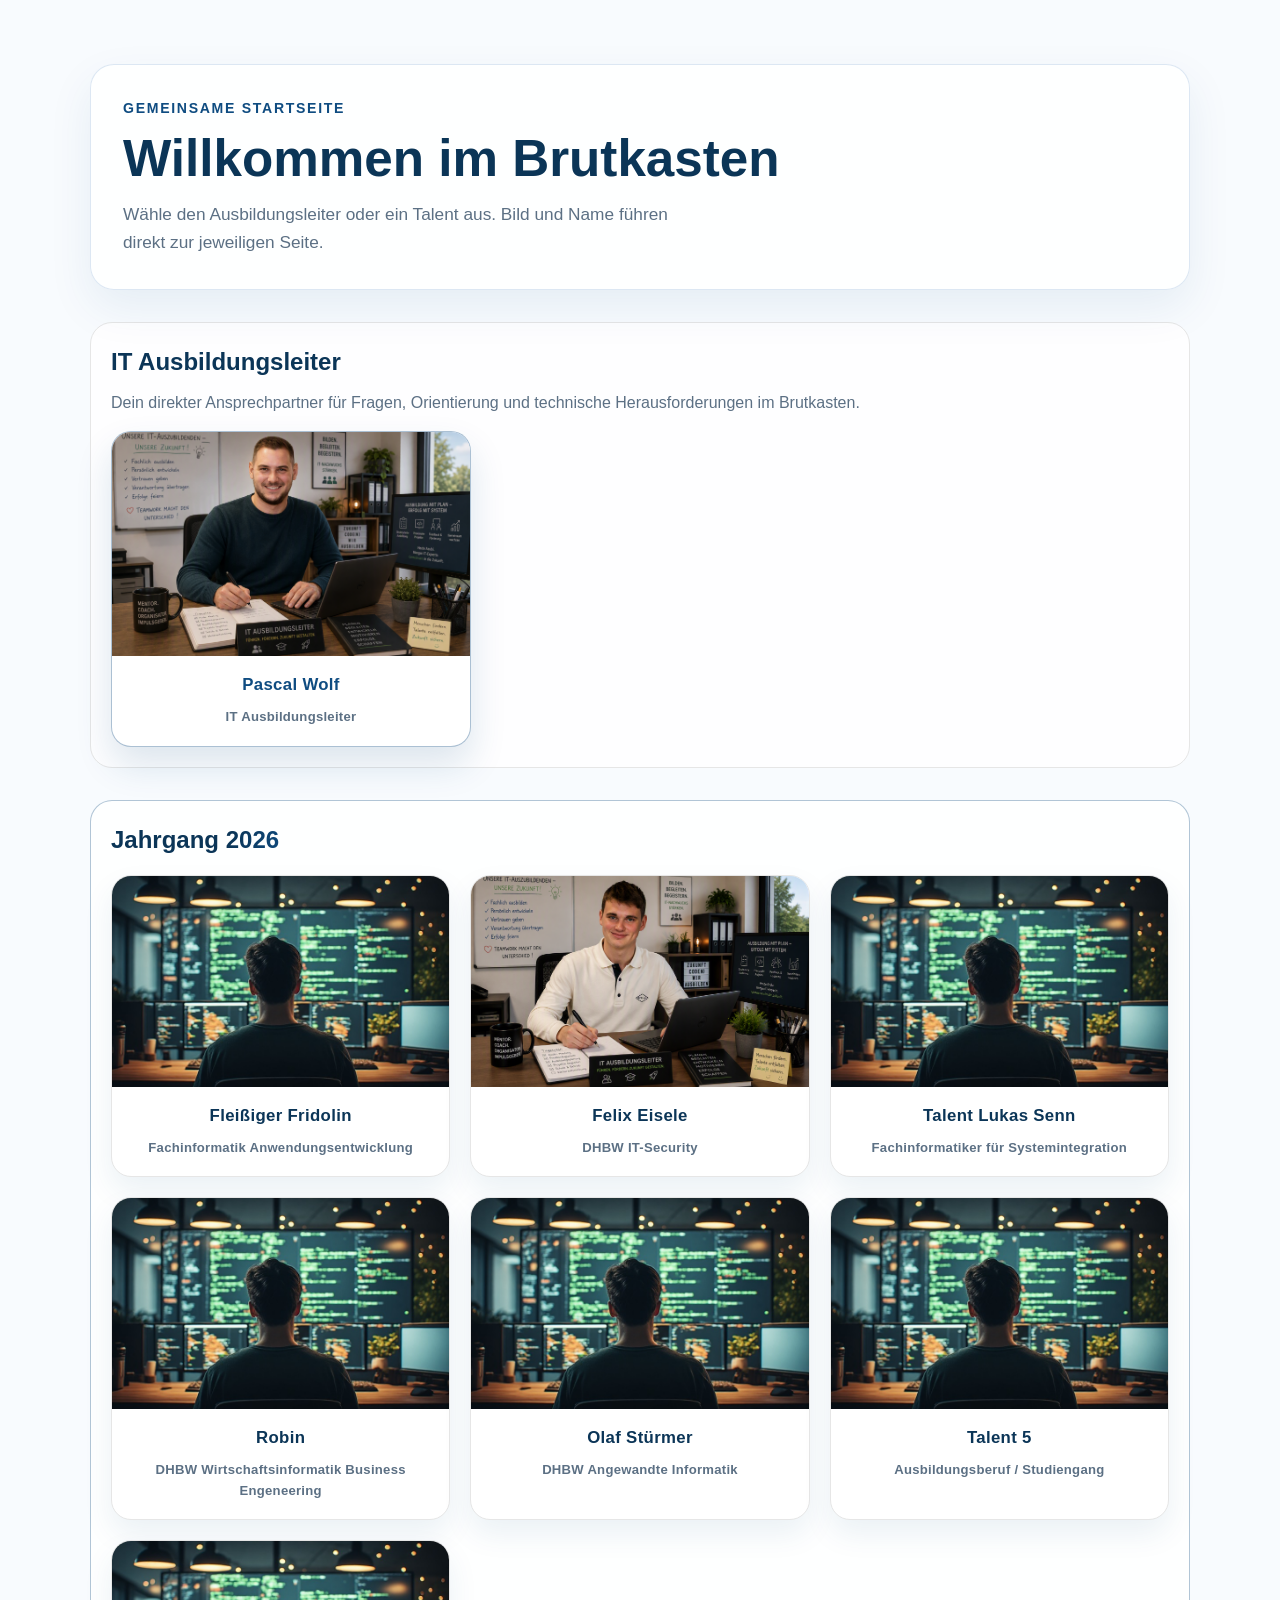
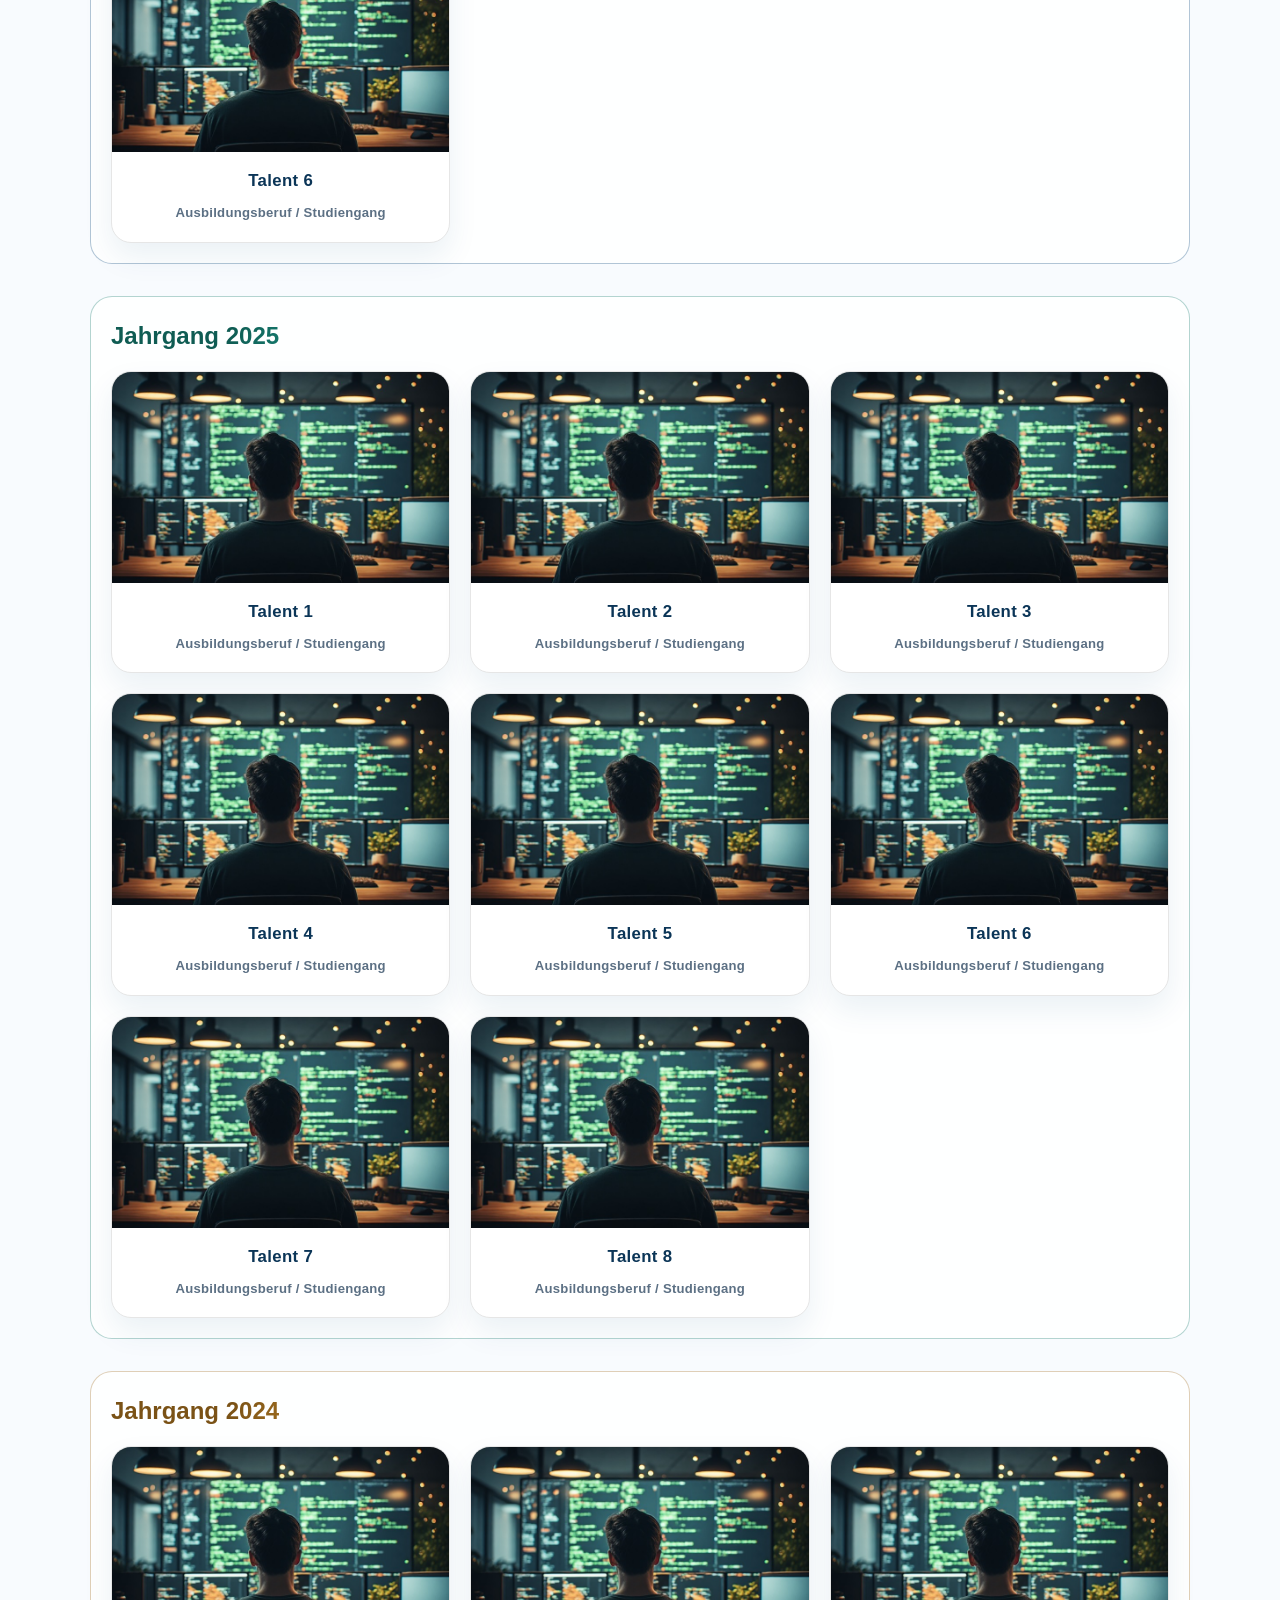
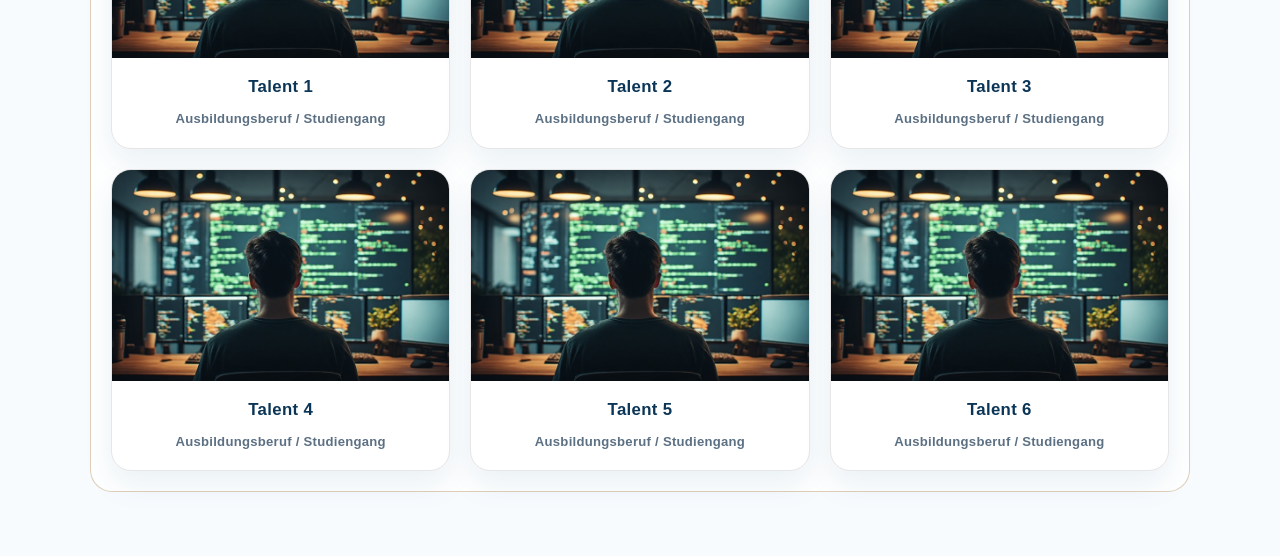
<file: index.html>
<!doctype html>
<html lang="de">
  <head>
    <meta charset="utf-8" />
    <meta name="viewport" content="width=device-width, initial-scale=1" />
    <title>Willkommen im Brutkasten</title>
    <link rel="stylesheet" href="styles.css" />
  </head>
  <body>
    <header class="hero">
      <div class="hero__inner">
        <p class="hero__eyebrow">Gemeinsame Startseite</p>
        <h1>Willkommen im Brutkasten</h1>
        <p class="hero__text">
          Wähle den Ausbildungsleiter oder ein Talent aus. Bild und Name führen
          direkt zur jeweiligen Seite.
        </p>
      </div>
    </header>

    <main class="page-wrap">
      <section class="trainer-section" aria-label="IT Ausbildungsleiter">
        <h2 class="trainer-section__title">IT Ausbildungsleiter</h2>
        <p class="trainer-section__text">
          Dein direkter Ansprechpartner für Fragen, Orientierung und technische
          Herausforderungen im Brutkasten.
        </p>
        <a
          class="student-card student-card--trainer trainer-section__card"
          href="ausbilder/pascal-wolf/visitenkarte.html"
        >
          <img src="images/pascal-wolf.png" alt="Portrait von Pascal Wolf" />
          <div class="student-card__text">
            <span class="student-card__label">Pascal Wolf</span>
            <span class="student-card__subtitle">IT Ausbildungsleiter</span>
          </div>
        </a>
      </section>

      <section
        class="student-section student-section--2026"
        aria-label="Talent-Seiten Jahrgang 2026"
      >
        <h2 class="student-section__title">Jahrgang 2026</h2>
        <div class="student-grid">
          <a
            class="student-card"
            href="talente/fleißiger-frederik/visitenkarte.html"
          >
            <img
              src="images/talent-placeholder.jpg"
              alt="Platzhalterbild für Fleißiger Frederik"
            />
            <div class="student-card__text">
              <span class="student-card__label">Fleißiger Fridolin</span>
              <span class="student-card__subtitle"
                >Fachinformatik Anwendungsentwicklung</span
              >
            </div>
          </a>

          <a class="student-card" href="FelixEisele/steckbrief.html">
            <img
              src="images/Felixbild.png"
              alt="Platzhalterbild für Talent 1"
            />
            <div class="student-card__text">
              <span class="student-card__label">Felix Eisele</span>
              <span class="student-card__subtitle"
                >DHBW IT-Security</span
              >
            </div>
          </a>

          <a class="student-card" href="lukas_senn/visitenkartelukassenn.html">
            <img
              src="images/talent-placeholder.jpg"
              alt="Platzhalterbild für Talent 2"
            />
            <div class="student-card__text">
              <span class="student-card__label">Talent Lukas Senn</span>
              <span class="student-card__subtitle"
                >Fachinformatiker für Systemintegration</span
              >
            </div>
          </a>

          <a class="student-card" href="talente/robin-priess/visitenkarte.html">
            <img
              src="images/talent-placeholder.jpg"
              alt="Platzhalterbild für Talent 3"
            />
            <div class="student-card__text">
              <span class="student-card__label" >Robin</span>
              <span class="student-card__subtitle"
                >DHBW Wirtschaftsinformatik Business Engeneering</span
              >
            </div>
          </a>

          <a class="student-card" href="olaf-stürmer/Steckbrief-OS.html">
            <img
              src="images/talent-placeholder.jpg"
              alt="Platzhalterbild für Talent 4"
            />
            <div class="student-card__text">
              <span class="student-card__label">Olaf Stürmer</span>
              <span class="student-card__subtitle"
                >DHBW Angewandte Informatik</span
              >
            </div>
          </a>

          <a class="student-card" href="azubi5.html">
            <img
              src="images/talent-placeholder.jpg"
              alt="Platzhalterbild für Talent 5"
            />
            <div class="student-card__text">
              <span class="student-card__label">Talent 5</span>
              <span class="student-card__subtitle"
                >Ausbildungsberuf / Studiengang</span
              >
            </div>
          </a>

          <a class="student-card" href="azubi6.html">
            <img
              src="images/talent-placeholder.jpg"
              alt="Platzhalterbild für Talent 6"
            />
            <div class="student-card__text">
              <span class="student-card__label">Talent 6</span>
              <span class="student-card__subtitle"
                >Ausbildungsberuf / Studiengang</span
              >
            </div>
          </a>
        </div>
      </section>

      <section
        class="student-section student-section--2025"
        aria-label="Talent-Seiten Jahrgang 2025"
      >
        <h2 class="student-section__title">Jahrgang 2025</h2>
        <div class="student-grid">
          <a class="student-card" href="azubi2025-1.html">
            <img
              src="images/talent-placeholder.jpg"
              alt="Platzhalterbild für Talent 1"
            />
            <div class="student-card__text">
              <span class="student-card__label">Talent 1</span>
              <span class="student-card__subtitle"
                >Ausbildungsberuf / Studiengang</span
              >
            </div>
          </a>

          <a class="student-card" href="azubi2025-2.html">
            <img
              src="images/talent-placeholder.jpg"
              alt="Platzhalterbild für Talent 2"
            />
            <div class="student-card__text">
              <span class="student-card__label">Talent 2</span>
              <span class="student-card__subtitle"
                >Ausbildungsberuf / Studiengang</span
              >
            </div>
          </a>

          <a class="student-card" href="azubi2025-3.html">
            <img
              src="images/talent-placeholder.jpg"
              alt="Platzhalterbild für Talent 3"
            />
            <div class="student-card__text">
              <span class="student-card__label">Talent 3</span>
              <span class="student-card__subtitle"
                >Ausbildungsberuf / Studiengang</span
              >
            </div>
          </a>

          <a class="student-card" href="azubi2025-4.html">
            <img
              src="images/talent-placeholder.jpg"
              alt="Platzhalterbild für Talent 4"
            />
            <div class="student-card__text">
              <span class="student-card__label">Talent 4</span>
              <span class="student-card__subtitle"
                >Ausbildungsberuf / Studiengang</span
              >
            </div>
          </a>

          <a class="student-card" href="azubi2025-5.html">
            <img
              src="images/talent-placeholder.jpg"
              alt="Platzhalterbild für Talent 5"
            />
            <div class="student-card__text">
              <span class="student-card__label">Talent 5</span>
              <span class="student-card__subtitle"
                >Ausbildungsberuf / Studiengang</span
              >
            </div>
          </a>

          <a class="student-card" href="azubi2025-6.html">
            <img
              src="images/talent-placeholder.jpg"
              alt="Platzhalterbild für Talent 6"
            />
            <div class="student-card__text">
              <span class="student-card__label">Talent 6</span>
              <span class="student-card__subtitle"
                >Ausbildungsberuf / Studiengang</span
              >
            </div>
          </a>

          <a class="student-card" href="azubi2025-7.html">
            <img
              src="images/talent-placeholder.jpg"
              alt="Platzhalterbild für Talent 7"
            />
            <div class="student-card__text">
              <span class="student-card__label">Talent 7</span>
              <span class="student-card__subtitle"
                >Ausbildungsberuf / Studiengang</span
              >
            </div>
          </a>

          <a class="student-card" href="azubi2025-8.html">
            <img
              src="images/talent-placeholder.jpg"
              alt="Platzhalterbild für Talent 8"
            />
            <div class="student-card__text">
              <span class="student-card__label">Talent 8</span>
              <span class="student-card__subtitle"
                >Ausbildungsberuf / Studiengang</span
              >
            </div>
          </a>
        </div>
      </section>

      <section
        class="student-section student-section--2024"
        aria-label="Talent-Seiten Jahrgang 2024"
      >
        <h2 class="student-section__title">Jahrgang 2024</h2>
        <div class="student-grid">
          <a class="student-card" href="azubi2024-1.html">
            <img
              src="images/talent-placeholder.jpg"
              alt="Platzhalterbild für Talent 1"
            />
            <div class="student-card__text">
              <span class="student-card__label">Talent 1</span>
              <span class="student-card__subtitle"
                >Ausbildungsberuf / Studiengang</span
              >
            </div>
          </a>

          <a class="student-card" href="azubi2024-2.html">
            <img
              src="images/talent-placeholder.jpg"
              alt="Platzhalterbild für Talent 2"
            />
            <div class="student-card__text">
              <span class="student-card__label">Talent 2</span>
              <span class="student-card__subtitle"
                >Ausbildungsberuf / Studiengang</span
              >
            </div>
          </a>

          <a class="student-card" href="azubi2024-3.html">
            <img
              src="images/talent-placeholder.jpg"
              alt="Platzhalterbild für Talent 3"
            />
            <div class="student-card__text">
              <span class="student-card__label">Talent 3</span>
              <span class="student-card__subtitle"
                >Ausbildungsberuf / Studiengang</span
              >
            </div>
          </a>

          <a class="student-card" href="azubi2024-4.html">
            <img
              src="images/talent-placeholder.jpg"
              alt="Platzhalterbild für Talent 4"
            />
            <div class="student-card__text">
              <span class="student-card__label">Talent 4</span>
              <span class="student-card__subtitle"
                >Ausbildungsberuf / Studiengang</span
              >
            </div>
          </a>

          <a class="student-card" href="azubi2024-5.html">
            <img
              src="images/talent-placeholder.jpg"
              alt="Platzhalterbild für Talent 5"
            />
            <div class="student-card__text">
              <span class="student-card__label">Talent 5</span>
              <span class="student-card__subtitle"
                >Ausbildungsberuf / Studiengang</span
              >
            </div>
          </a>

          <a class="student-card" href="azubi2024-6.html">
            <img
              src="images/talent-placeholder.jpg"
              alt="Platzhalterbild für Talent 6"
            />
            <div class="student-card__text">
              <span class="student-card__label">Talent 6</span>
              <span class="student-card__subtitle"
                >Ausbildungsberuf / Studiengang</span
              >
            </div>
          </a>
        </div>
      </section>
    </main>
  </body>
</html>
</file>
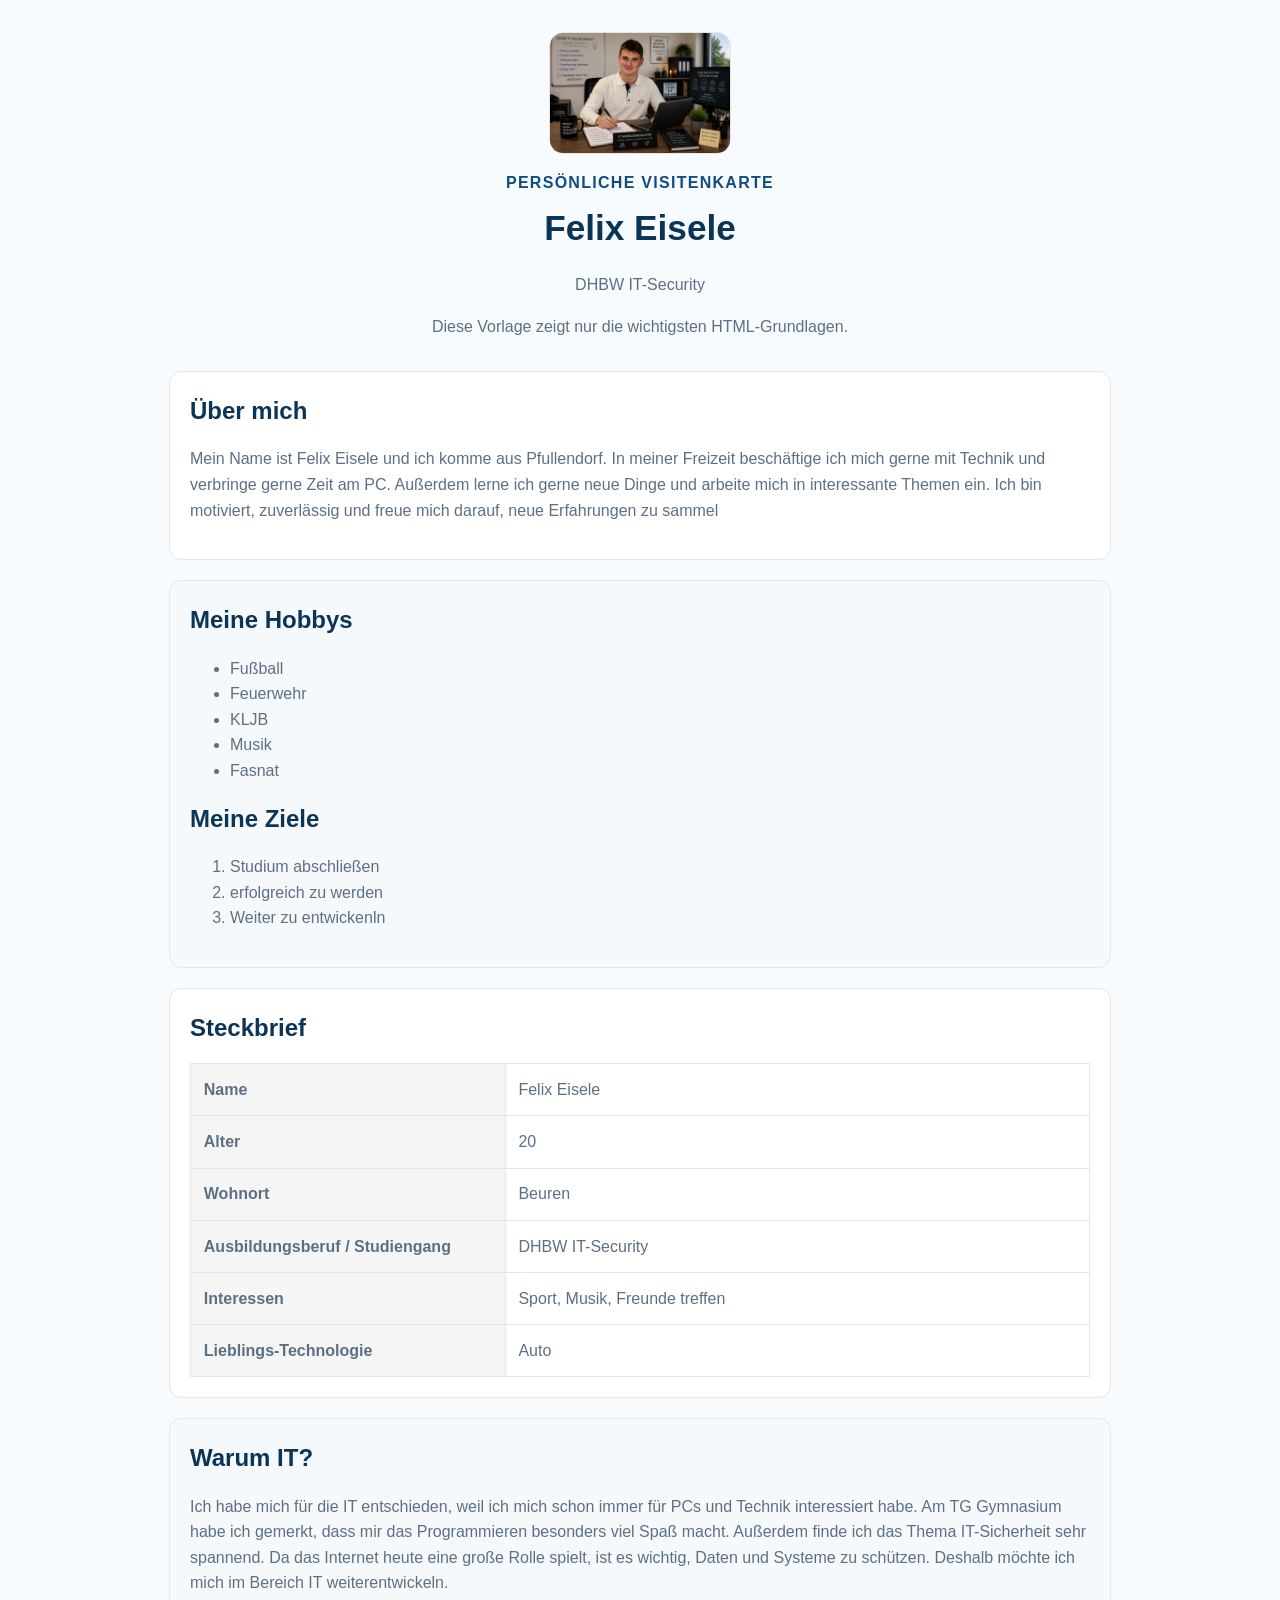
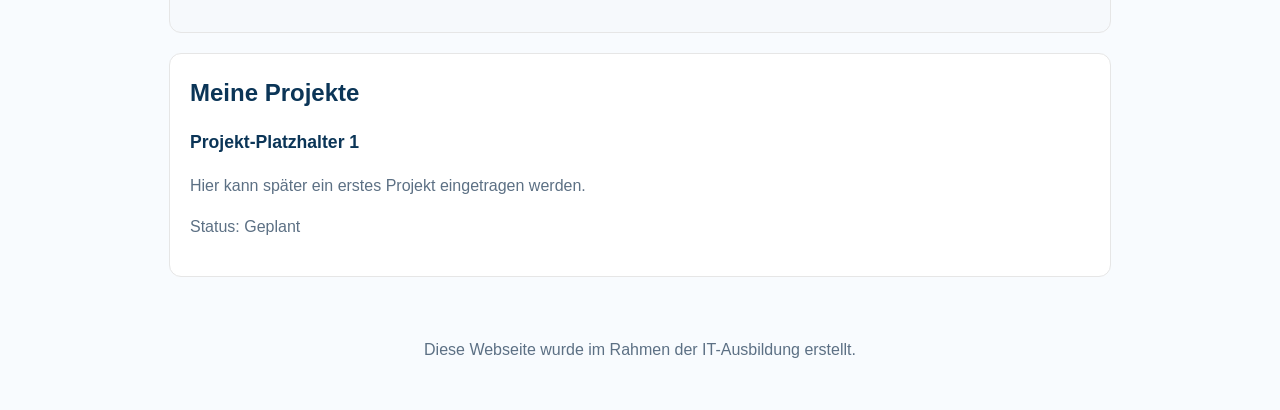
<file: FelixEisele/steckbrief.html>
<!doctype html>
<html lang="de">

<head>
  <meta charset="utf-8">
  <meta name="viewport" content="width=device-width, initial-scale=1">
  <title>Persönliche Visitenkarte</title>
  <link rel="stylesheet" href="styles.css">
</head>

<body>
  <header id="start" class="page-header">
    <!-- Hier kann später ein eigenes Foto eingefügt werden. -->
    <img class="hero-image" src="../images/Felixbild.png" alt="Potrain Felix Eisele">
    <p class="intro-text">Persönliche Visitenkarte</p>
    <h1>Felix Eisele</h1>
    <p>DHBW IT-Security </p>
    <p>Diese Vorlage zeigt nur die wichtigsten HTML-Grundlagen.</p>
  </header>

  <main>
    <!-- Über mich: Hier kann ein kurzer Text über die eigene Person stehen. -->
    <section id="ueber-mich" class="content-wrap">
      <h2>Über mich</h2>
      <p>Mein Name ist Felix Eisele und ich komme aus Pfullendorf. In meiner Freizeit beschäftige ich mich gerne mit Technik und verbringe gerne Zeit am PC. Außerdem lerne ich gerne neue Dinge und arbeite mich in interessante Themen ein. Ich bin motiviert, zuverlässig und freue mich darauf, neue Erfahrungen zu sammel</p>
      
    </section>

    <!-- Hobbys und Ziele: Einfache Listen ohne zusätzliche Layout-Bausteine. -->
    <section class="content-wrap section-alt">
      <h2>Meine Hobbys</h2>
      <ul>
        <li>Fußball</li>
        <li>Feuerwehr</li> 
        <li>KLJB</li> 
        <li>Musik</li>
        <li>Fasnat</li>

      </ul>

      <h2>Meine Ziele</h2>
      <ol>
        <li>Studium abschließen</li>
        <li>erfolgreich zu werden</li>
        <li>Weiter zu entwickenln</li>

      </ol>
    </section>

    <!-- Steckbrief: Eine einfache Tabelle für wichtige Daten. -->
    <section id="steckbrief" class="content-wrap">
      <h2>Steckbrief</h2>
      <table>
        <tr>
          <th>Name</th>
          <td>Felix Eisele</td>
        </tr>
        <tr>
          <th>Alter</th>
          <td>20</td>
        </tr>
        <tr>
          <th>Wohnort</th>
          <td>Beuren</td>
        </tr>
        <tr>
          <th>Ausbildungsberuf / Studiengang</th>
          <td>DHBW IT-Security </td>
        </tr>
        <tr>
          <th>Interessen</th>
          <td>Sport, Musik, Freunde treffen</td>
        </tr>
        <tr>
          <th>Lieblings-Technologie</th>
          <td>Auto</td> 
        </tr>
      </table>
    </section>

    <!-- Warum IT?: Platzhaltertext für die persönliche Motivation. -->
    <section class="content-wrap section-alt">
      <h2>Warum IT?</h2>
      <p>Ich habe mich für die IT entschieden, weil ich mich schon immer für PCs und Technik interessiert habe. Am TG
        Gymnasium habe ich gemerkt, dass mir das Programmieren besonders viel Spaß macht. Außerdem finde ich das Thema
        IT-Sicherheit sehr spannend. Da das Internet heute eine große Rolle spielt, ist es wichtig, Daten und Systeme zu
        schützen. Deshalb möchte ich mich im Bereich IT weiterentwickeln.</p>

    </section>

    <!-- Projekte: Nur einfache Platzhalter mit Überschrift und Text. -->
    <section id="projekte" class="content-wrap">
      <h2>Meine Projekte</h2>

      <article>
        <h3>Projekt-Platzhalter 1</h3>
        <p>Hier kann später ein erstes Projekt eingetragen werden.</p>
        <p>Status: Geplant</p>
      </article>
    </section>


  </main>

  <footer>
    <p>Diese Webseite wurde im Rahmen der IT-Ausbildung erstellt.</p>
  </footer>
</body>

</html>
</file>
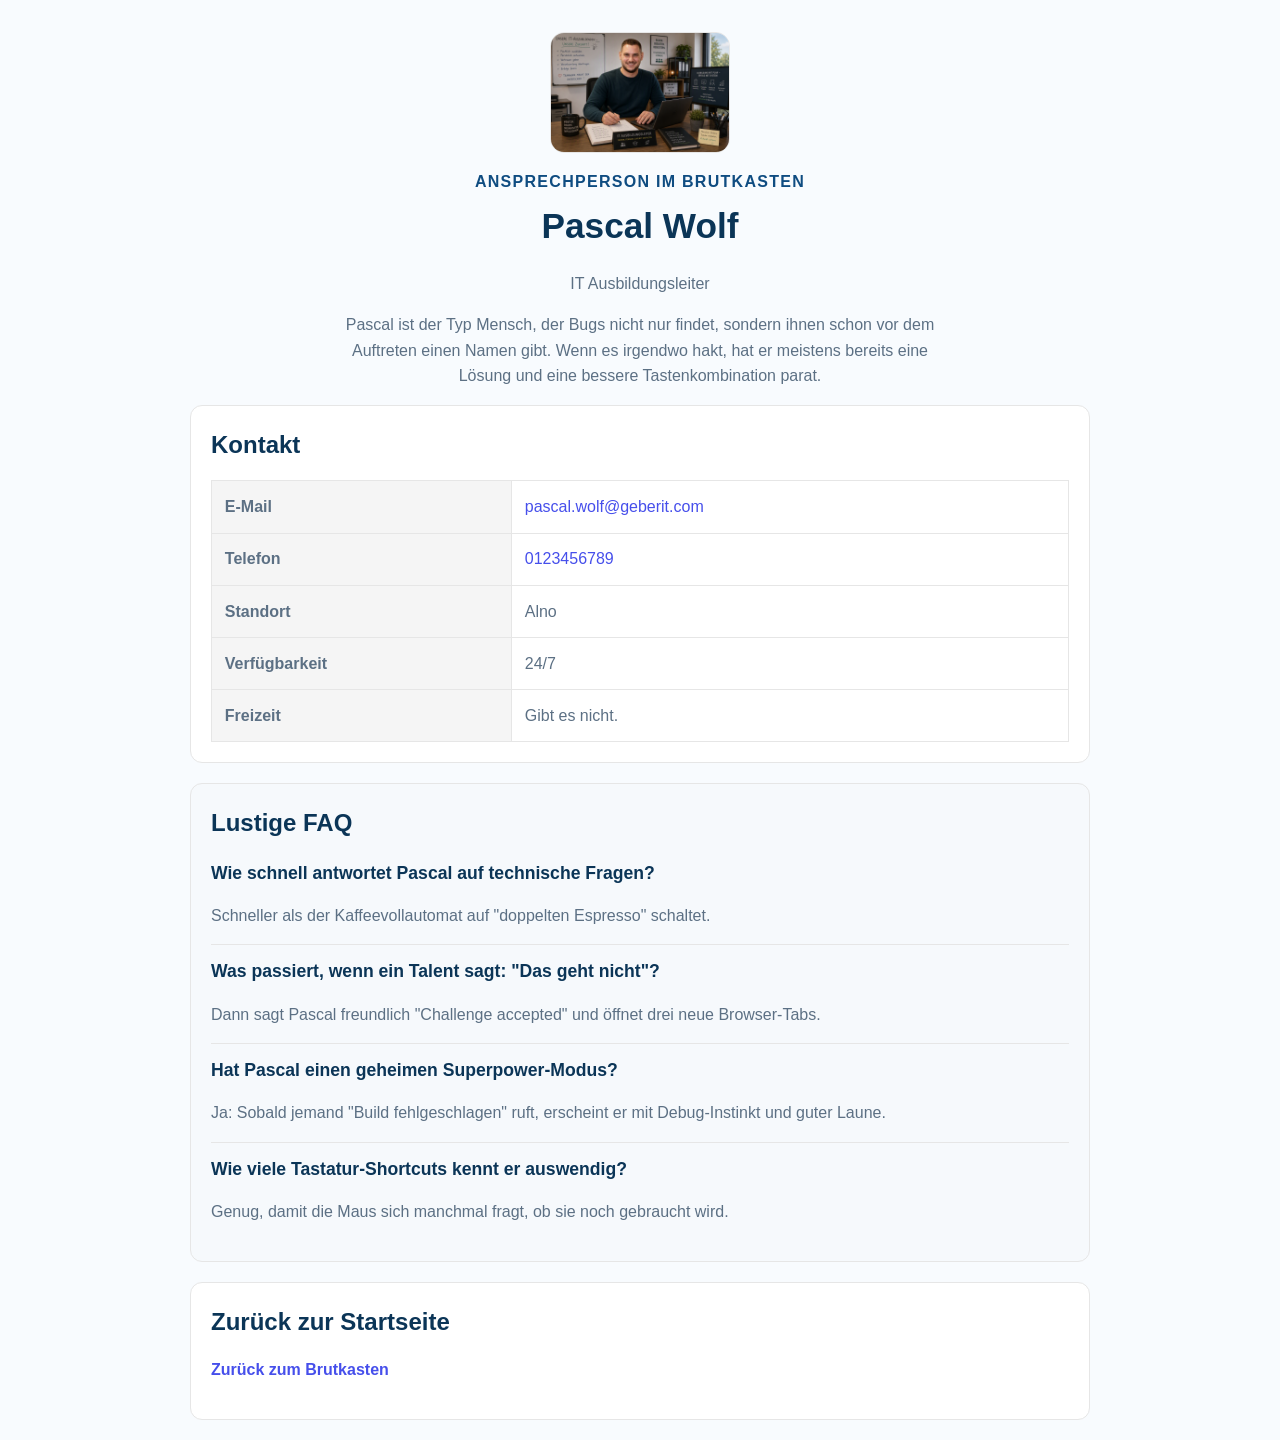
<file: ausbilder/pascal-wolf/visitenkarte.html>
<!doctype html>
<html lang="de">
  <head>
    <meta charset="utf-8" />
    <meta name="viewport" content="width=device-width, initial-scale=1" />
    <title>Pascal Wolf | IT Ausbildungsleiter</title>
    <link rel="stylesheet" href="../../styles.css" />
  </head>
  <body>
    <header class="page-header">
      <img
        class="hero-image"
        src="../../images/pascal-wolf.png"
        alt="Portrait von Pascal Wolf"
      />
      <p class="intro-text">Ansprechperson im Brutkasten</p>
      <h1>Pascal Wolf</h1>
      <p>IT Ausbildungsleiter</p>
      <p class="profile-note">
        Pascal ist der Typ Mensch, der Bugs nicht nur findet, sondern ihnen
        schon vor dem Auftreten einen Namen gibt. Wenn es irgendwo hakt, hat er
        meistens bereits eine Lösung und eine bessere Tastenkombination parat.
      </p>
    </header>

    <main>
      <section class="content-wrap">
        <h2>Kontakt</h2>
        <table>
          <tr>
            <th>E-Mail</th>
            <td>
              <a href="mailto:pascal.wolf@geberit.com"
                >pascal.wolf@geberit.com</a
              >
            </td>
          </tr>
          <tr>
            <th>Telefon</th>
            <td><a href="tel:0123456789">0123456789</a></td>
          </tr>
          <tr>
            <th>Standort</th>
            <td>Alno</td>
          </tr>
          <tr>
            <th>Verfügbarkeit</th>
            <td>24/7</td>
          </tr>
          <tr>
            <th>Freizeit</th>
            <td>Gibt es nicht.</td>
          </tr>
        </table>
      </section>

      <section class="content-wrap section-alt">
        <h2>Lustige FAQ</h2>

        <article>
          <h3>Wie schnell antwortet Pascal auf technische Fragen?</h3>
          <p>
            Schneller als der Kaffeevollautomat auf "doppelten Espresso"
            schaltet.
          </p>
        </article>

        <article>
          <h3>Was passiert, wenn ein Talent sagt: "Das geht nicht"?</h3>
          <p>
            Dann sagt Pascal freundlich "Challenge accepted" und öffnet drei
            neue Browser-Tabs.
          </p>
        </article>

        <article>
          <h3>Hat Pascal einen geheimen Superpower-Modus?</h3>
          <p>
            Ja: Sobald jemand "Build fehlgeschlagen" ruft, erscheint er mit
            Debug-Instinkt und guter Laune.
          </p>
        </article>

        <article>
          <h3>Wie viele Tastatur-Shortcuts kennt er auswendig?</h3>
          <p>
            Genug, damit die Maus sich manchmal fragt, ob sie noch gebraucht
            wird.
          </p>
        </article>
      </section>

      <section class="content-wrap">
        <h2>Zurück zur Startseite</h2>
        <p>
          <a class="back-link" href="../../index.html">Zurück zum Brutkasten</a>
        </p>
      </section>
    </main>
  </body>
</html>
</file>
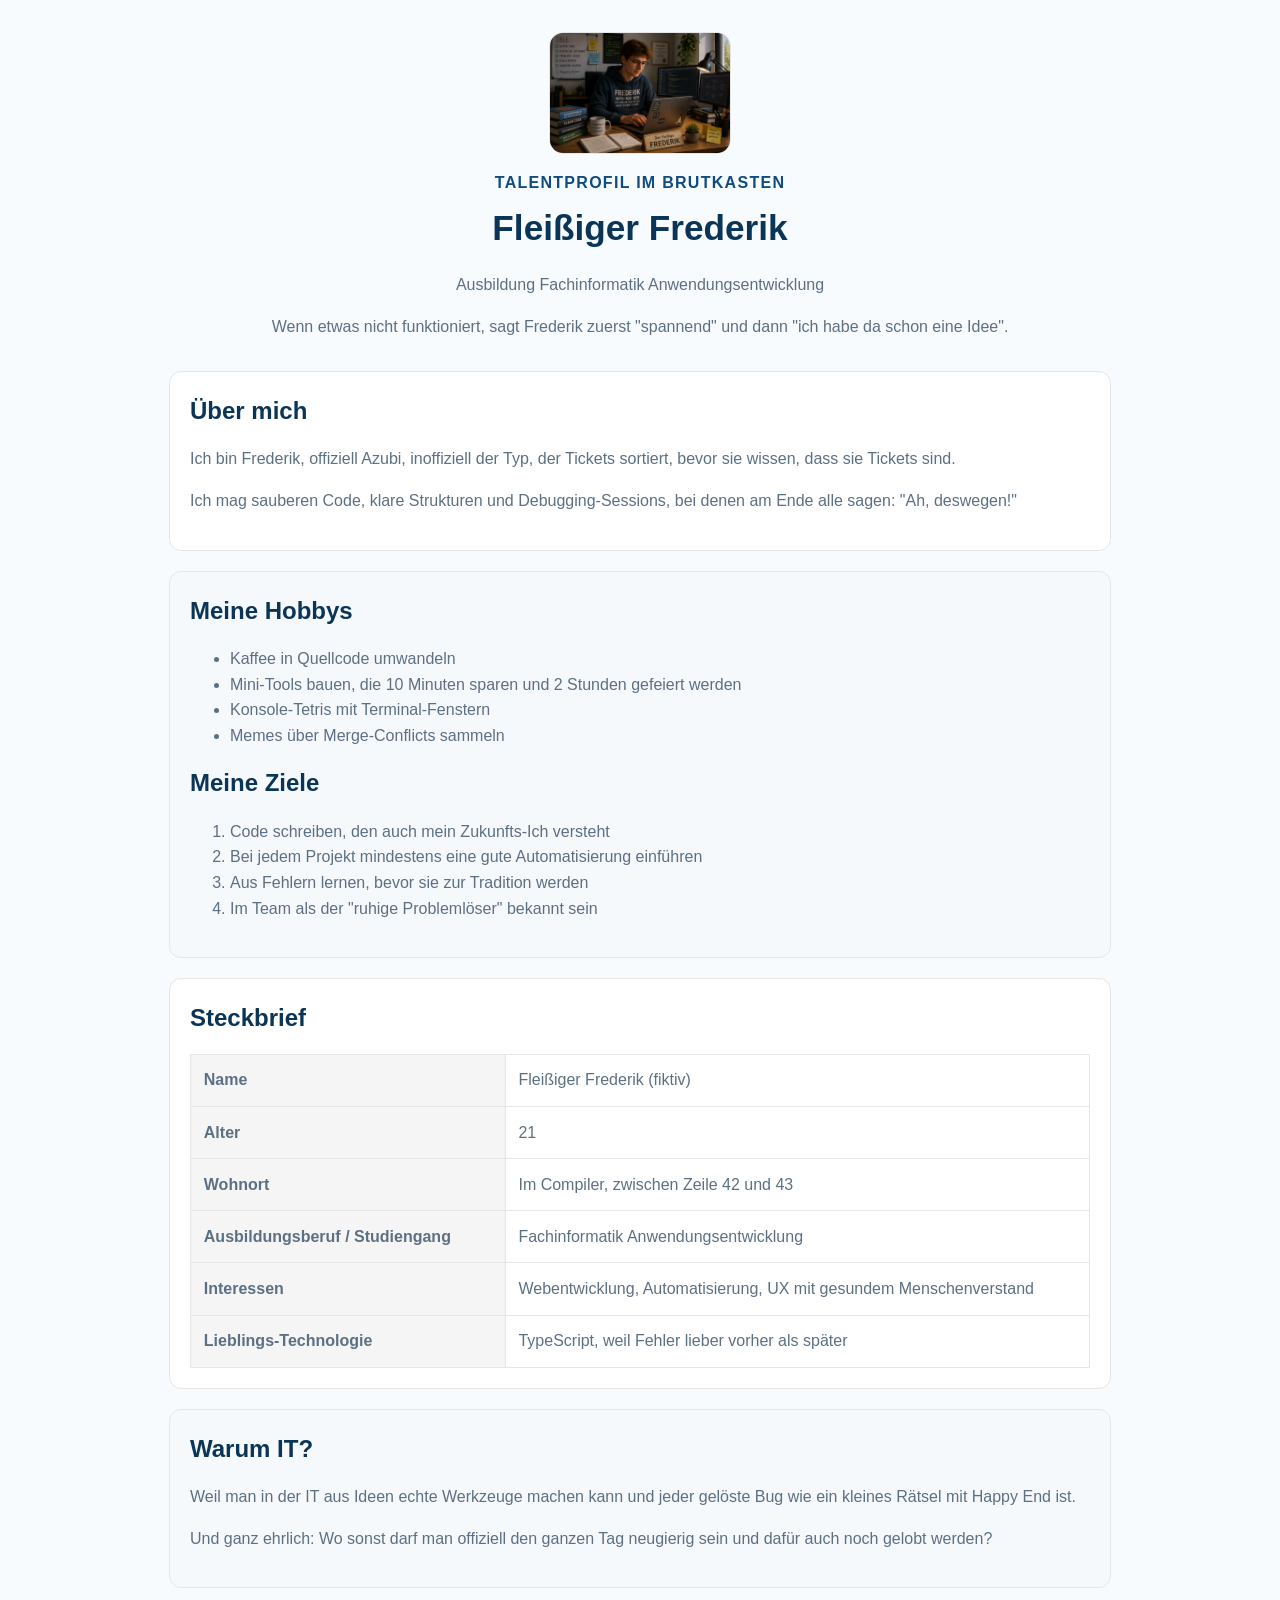
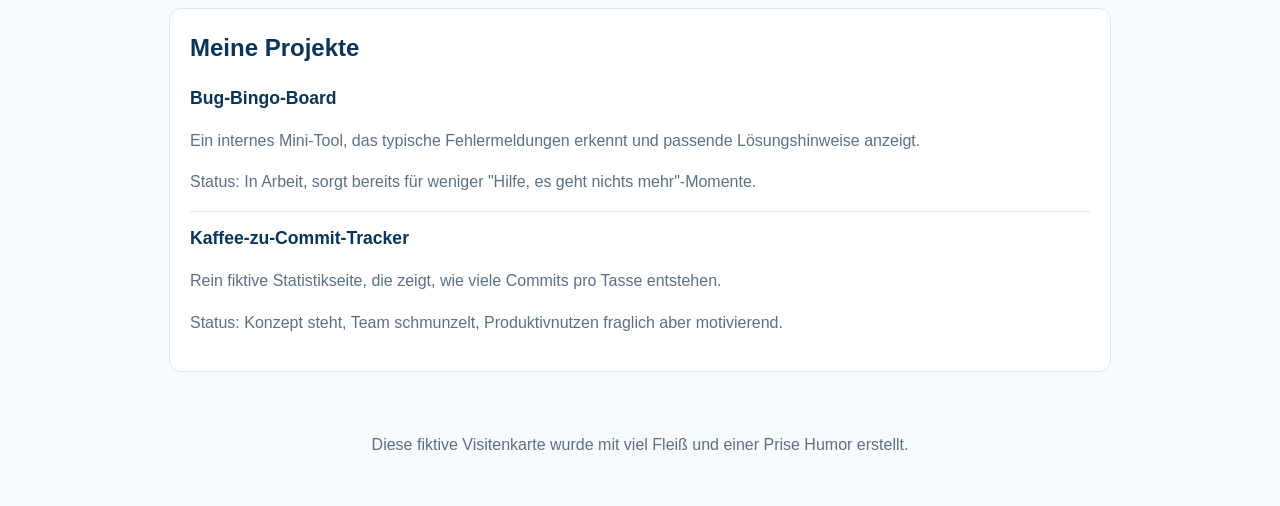
<file: talente/fleißiger-frederik/visitenkarte.html>
<!doctype html>
<html lang="de">
  <head>
    <meta charset="utf-8" />
    <meta name="viewport" content="width=device-width, initial-scale=1" />
    <title>Persönliche Visitenkarte</title>
    <link rel="stylesheet" href="styles.css" />
  </head>
  <body>
    <header id="start" class="page-header">
      <img
        class="hero-image"
        src="../../images/fleissiger-frederik.png"
        alt="Fiktives Profilbild von Fleißiger Frederik"
      />
      <p class="intro-text">Talentprofil im Brutkasten</p>
      <h1>Fleißiger Frederik</h1>
      <p>Ausbildung Fachinformatik Anwendungsentwicklung</p>
      <p>
        Wenn etwas nicht funktioniert, sagt Frederik zuerst "spannend" und dann
        "ich habe da schon eine Idee".
      </p>
    </header>

    <main>
      <section id="ueber-mich" class="content-wrap">
        <h2>Über mich</h2>
        <p>
          Ich bin Frederik, offiziell Azubi, inoffiziell der Typ, der Tickets
          sortiert, bevor sie wissen, dass sie Tickets sind.
        </p>
        <p>
          Ich mag sauberen Code, klare Strukturen und Debugging-Sessions, bei
          denen am Ende alle sagen: "Ah, deswegen!"
        </p>
      </section>

      <section class="content-wrap section-alt">
        <h2>Meine Hobbys</h2>
        <ul>
          <li>Kaffee in Quellcode umwandeln</li>
          <li>
            Mini-Tools bauen, die 10 Minuten sparen und 2 Stunden gefeiert
            werden
          </li>
          <li>Konsole-Tetris mit Terminal-Fenstern</li>
          <li>Memes über Merge-Conflicts sammeln</li>
        </ul>

        <h2>Meine Ziele</h2>
        <ol>
          <li>Code schreiben, den auch mein Zukunfts-Ich versteht</li>
          <li>
            Bei jedem Projekt mindestens eine gute Automatisierung einführen
          </li>
          <li>Aus Fehlern lernen, bevor sie zur Tradition werden</li>
          <li>Im Team als der "ruhige Problemlöser" bekannt sein</li>
        </ol>
      </section>

      <section id="steckbrief" class="content-wrap">
        <h2>Steckbrief</h2>
        <table>
          <tr>
            <th>Name</th>
            <td>Fleißiger Frederik (fiktiv)</td>
          </tr>
          <tr>
            <th>Alter</th>
            <td>21</td>
          </tr>
          <tr>
            <th>Wohnort</th>
            <td>Im Compiler, zwischen Zeile 42 und 43</td>
          </tr>
          <tr>
            <th>Ausbildungsberuf / Studiengang</th>
            <td>Fachinformatik Anwendungsentwicklung</td>
          </tr>
          <tr>
            <th>Interessen</th>
            <td>
              Webentwicklung, Automatisierung, UX mit gesundem Menschenverstand
            </td>
          </tr>
          <tr>
            <th>Lieblings-Technologie</th>
            <td>TypeScript, weil Fehler lieber vorher als später</td>
          </tr>
        </table>
      </section>

      <section class="content-wrap section-alt">
        <h2>Warum IT?</h2>
        <p>
          Weil man in der IT aus Ideen echte Werkzeuge machen kann und jeder
          gelöste Bug wie ein kleines Rätsel mit Happy End ist.
        </p>
        <p>
          Und ganz ehrlich: Wo sonst darf man offiziell den ganzen Tag neugierig
          sein und dafür auch noch gelobt werden?
        </p>
      </section>

      <section id="projekte" class="content-wrap">
        <h2>Meine Projekte</h2>

        <article>
          <h3>Bug-Bingo-Board</h3>
          <p>
            Ein internes Mini-Tool, das typische Fehlermeldungen erkennt und
            passende Lösungshinweise anzeigt.
          </p>
          <p>
            Status: In Arbeit, sorgt bereits für weniger "Hilfe, es geht nichts
            mehr"-Momente.
          </p>
        </article>

        <article>
          <h3>Kaffee-zu-Commit-Tracker</h3>
          <p>
            Rein fiktive Statistikseite, die zeigt, wie viele Commits pro Tasse
            entstehen.
          </p>
          <p>
            Status: Konzept steht, Team schmunzelt, Produktivnutzen fraglich
            aber motivierend.
          </p>
        </article>
      </section>
    </main>

    <footer>
      <p>
        Diese fiktive Visitenkarte wurde mit viel Fleiß und einer Prise Humor
        erstellt.
      </p>
    </footer>
  </body>
</html>
</file>
<file: styles.css>
:root {
  --brand-blue: #0f4c81;
  --brand-blue-dark: #0b3557;
  --brand-blue-soft: #eaf2fb;
  --border: #d9e5f2;
  --text-dark: #17324d;
  --text-muted: #5c7084;
  --surface: #ffffff;
  --background: #f5f9fc;
}

* {
  box-sizing: border-box;
}

body {
  margin: 0;
  font-family: "Segoe UI", Arial, sans-serif;
  color: var(--text-dark);
  background:
    radial-gradient(circle at top, rgba(15, 76, 129, 0.08), transparent 34%),
    var(--background);
}

a {
  color: inherit;
  text-decoration: none;
}

.hero {
  padding: 4rem 1rem 2rem;
}

.hero__inner {
  width: min(1100px, calc(100% - 2rem));
  margin: 0 auto;
  padding: 2rem;
  background: rgba(255, 255, 255, 0.82);
  border: 1px solid rgba(217, 229, 242, 0.9);
  border-radius: 24px;
  box-shadow: 0 18px 45px rgba(15, 76, 129, 0.08);
  backdrop-filter: blur(6px);
}

.hero__eyebrow {
  margin: 0 0 0.75rem;
  font-size: 0.88rem;
  font-weight: 700;
  letter-spacing: 0.12em;
  text-transform: uppercase;
  color: var(--brand-blue);
}

.hero h1 {
  margin: 0;
  font-size: clamp(2.2rem, 4vw, 4rem);
  line-height: 1.05;
  color: var(--brand-blue-dark);
}

.hero__text {
  max-width: 60ch;
  margin: 1rem 0 0;
  font-size: 1.08rem;
  color: var(--text-muted);
}

.page-wrap {
  width: min(1100px, calc(100% - 2rem));
  margin: 0 auto 4rem;
}

.trainer-section {
  margin: 0 0 2rem;
  padding: 1.25rem;
  background: rgba(255, 255, 255, 0.84);
  border: 1px solid var(--border);
  border-radius: 22px;
}

.trainer-section__title {
  margin: 0;
  color: var(--brand-blue-dark);
}

.trainer-section__text {
  margin: 0.55rem 0 1rem;
  color: var(--text-muted);
}

.trainer-section__card {
  max-width: 360px;
}

.student-section {
  margin: 0 0 2rem;
  padding: 1.25rem;
  background: rgba(255, 255, 255, 0.84);
  border: 1px solid var(--border);
  border-radius: 22px;
}

.student-section:last-of-type {
  margin-bottom: 0;
}

.student-section--2026 {
  --accent: #0f4c81;
  --accent-strong: #0b3557;
  --accent-soft: rgba(15, 76, 129, 0.32);
  --accent-shadow: rgba(15, 76, 129, 0.16);
}

.student-section--2025 {
  --accent: #157a6e;
  --accent-strong: #0f5c53;
  --accent-soft: rgba(21, 122, 110, 0.32);
  --accent-shadow: rgba(21, 122, 110, 0.16);
}

.student-section--2024 {
  --accent: #9c6b1f;
  --accent-strong: #7a5216;
  --accent-soft: rgba(156, 107, 31, 0.32);
  --accent-shadow: rgba(156, 107, 31, 0.16);
}

.student-section--2026,
.student-section--2025,
.student-section--2024 {
  border-color: var(--accent-soft);
}

.student-section__title {
  display: inline-block;
  margin: 0 0 1rem;
  color: var(--accent-strong, var(--brand-blue-dark));
  background-image: linear-gradient(
    110deg,
    var(--accent-strong, var(--brand-blue-dark)) 30%,
    var(--accent, var(--brand-blue)) 45%,
    #ffffff 50%,
    var(--accent, var(--brand-blue)) 55%,
    var(--accent-strong, var(--brand-blue-dark)) 70%
  );
  background-size: 240% 100%;
  background-clip: text;
  -webkit-background-clip: text;
  -webkit-text-fill-color: transparent;
  animation: title-shimmer 7s ease-in-out infinite;
}

@keyframes title-shimmer {
  0% {
    background-position: 180% 0;
  }
  100% {
    background-position: -80% 0;
  }
}

@media (prefers-reduced-motion: reduce) {
  .student-section__title {
    animation: none;
    background: none;
    -webkit-text-fill-color: currentColor;
    color: var(--accent-strong, var(--brand-blue-dark));
  }
}

.student-grid {
  display: grid;
  grid-template-columns: repeat(3, minmax(0, 1fr));
  gap: 1.25rem;
}

.student-card {
  display: flex;
  flex-direction: column;
  overflow: hidden;
  background: var(--surface);
  border: 1px solid var(--border);
  border-radius: 20px;
  box-shadow: 0 14px 30px rgba(15, 76, 129, 0.08);
  transition:
    transform 160ms ease,
    box-shadow 160ms ease,
    border-color 160ms ease;
}

.student-card:hover,
.student-card:focus-visible {
  transform: translateY(-4px);
  border-color: rgba(15, 76, 129, 0.28);
  box-shadow: 0 20px 42px rgba(15, 76, 129, 0.14);
}

.student-section--2026 .student-card:hover,
.student-section--2026 .student-card:focus-visible,
.student-section--2025 .student-card:hover,
.student-section--2025 .student-card:focus-visible,
.student-section--2024 .student-card:hover,
.student-section--2024 .student-card:focus-visible {
  border-color: var(--accent-soft);
  box-shadow: 0 20px 42px var(--accent-shadow);
}

.student-card img {
  display: block;
  width: 100%;
  aspect-ratio: 16 / 10;
  object-fit: cover;
  background: var(--brand-blue-soft);
}

.student-card__text {
  padding: 1rem 1.1rem 1.15rem;
  text-align: center;
}

.student-card__label {
  display: block;
  font-size: 1.05rem;
  font-weight: 700;
  color: var(--brand-blue-dark);
  letter-spacing: 0.02em;
}

.student-card__subtitle {
  display: block;
  margin-top: 0.45rem;
  font-size: 0.82rem;
  font-weight: 600;
  color: var(--text-muted);
  letter-spacing: 0.02em;
}

.student-card--trainer {
  border-color: rgba(15, 76, 129, 0.35);
  box-shadow: 0 18px 36px rgba(15, 76, 129, 0.14);
}

.student-card--trainer .student-card__label {
  color: var(--brand-blue);
}

@media (max-width: 900px) {
  .student-grid {
    grid-template-columns: repeat(2, minmax(0, 1fr));
  }
}

@media (max-width: 600px) {
  .hero {
    padding-top: 2rem;
  }

  .hero__inner {
    padding: 1.5rem;
    border-radius: 20px;
  }

  .student-grid {
    grid-template-columns: 1fr;
  }

  .page-wrap {
    margin-bottom: 2.5rem;
  }

  .trainer-section {
    padding: 1rem;
    border-radius: 18px;
  }

  .student-section {
    padding: 1rem;
    border-radius: 18px;
  }
}

:root {
  --brand-blue: #0f4c81;
  --brand-blue-dark: #0b3557;
  --text-dark: #17324d;
  --text-muted: #5c7084;
  --surface: #ffffff;
  --surface-alt: #f6f9fc;
  --border: #e6e6e6;
}

body {
  margin: 0;
  font-family: Arial, sans-serif;
  line-height: 1.6;
  color: var(--text-dark);
  background: #f8fbfe;
}

h1,
h2,
h3 {
  margin-top: 0;
  color: var(--brand-blue-dark);
}

h1 {
  font-size: 2.2rem;
  margin-bottom: 0.5rem;
}

h2 {
  font-size: 1.5rem;
  margin-bottom: 1rem;
}

h3 {
  font-size: 1.1rem;
  margin-bottom: 0.5rem;
}

.page-header,
.content-wrap {
  width: min(900px, calc(100% - 2rem));
  margin: 0 auto;
}

.page-header {
  padding: 2rem 1rem 1rem;
  text-align: center;
}

.hero-image {
  display: block;
  width: 180px;
  max-width: 100%;
  margin: 0 auto 1rem;
  border: 1px solid var(--border);
  border-radius: 14px;
}

.intro-text {
  margin-bottom: 0.25rem;
  color: var(--brand-blue);
  font-weight: bold;
  text-transform: uppercase;
  letter-spacing: 0.08em;
}

.profile-note {
  max-width: 68ch;
  margin: 0.5rem auto 0;
}

.content-wrap {
  margin-bottom: 1.25rem;
  padding: 1.25rem;
  background: var(--surface);
  border: 1px solid var(--border);
  border-radius: 12px;
}

.section-alt {
  background: var(--surface-alt);
}

table {
  width: 100%;
  border-collapse: collapse;
  margin-top: 1rem;
}

tr th,
tr td {
  border: 1px solid var(--border);
  padding: 0.8rem;
  text-align: left;
  vertical-align: top;
}

tr th {
  background-color: #f5f5f5;
  width: 35%;
}

a {
  text-decoration: none;
  color: #464feb;
}

a:hover {
  text-decoration: underline;
}

.back-link {
  font-weight: 700;
}

article {
  margin-top: 1rem;
  padding-top: 0.75rem;
  border-top: 1px solid var(--border);
}

article:first-of-type {
  border-top: none;
  padding-top: 0;
}

p,
li,
td,
th {
  color: var(--text-muted);
}

footer {
  text-align: center;
  padding: 1.5rem 1rem 2rem;
  color: var(--text-muted);
}

@media (max-width: 600px) {
  .page-header,
  .content-wrap {
    width: calc(100% - 1rem);
  }

  .content-wrap {
    padding: 1rem;
  }

  tr th {
    width: 40%;
  }
}
</file>
<file: FelixEisele/styles.css>
:root {
  --brand-blue: #0f4c81;
  --brand-blue-dark: #0b3557;
  --text-dark: #17324d;
  --text-muted: #5c7084;
  --surface: #ffffff;
  --surface-alt: #f6f9fc;
  --border: #e6e6e6;
}

body {
  margin: 0;
  font-family: Arial, sans-serif;
  line-height: 1.6;
  color: var(--text-dark);
  background: #f8fbfe;
}

h1,
h2,
h3 {
  margin-top: 0;
  color: var(--brand-blue-dark);
}

h1 {
  font-size: 2.2rem;
  margin-bottom: 0.5rem;
}

h2 {
  font-size: 1.5rem;
  margin-bottom: 1rem;
}

h3 {
  font-size: 1.1rem;
  margin-bottom: 0.5rem;
}

.page-header,
.content-wrap {
  width: min(900px, calc(100% - 2rem));
  margin: 0 auto;
}

.page-header {
  padding: 2rem 1rem 1rem;
  text-align: center;
}

.hero-image {
  display: block;
  width: 180px;
  max-width: 100%;
  margin: 0 auto 1rem;
  border: 1px solid var(--border);
  border-radius: 14px;
}

.intro-text {
  margin-bottom: 0.25rem;
  color: var(--brand-blue);
  font-weight: bold;
  text-transform: uppercase;
  letter-spacing: 0.08em;
}

.content-wrap {
  margin-bottom: 1.25rem;
  padding: 1.25rem;
  background: var(--surface);
  border: 1px solid var(--border);
  border-radius: 12px;
}

.section-alt {
  background: var(--surface-alt);
}

table {
  width: 100%;
  border-collapse: collapse;
  margin-top: 1rem;
}

tr th,
tr td {
  border: 1px solid var(--border);
  padding: 0.8rem;
  text-align: left;
  vertical-align: top;
}

tr th {
  background-color: #f5f5f5;
  width: 35%;
}

a {
  text-decoration: none;
  color: #464feb;
}

a:hover {
  text-decoration: underline;
}

article {
  margin-top: 1rem;
  padding-top: 0.75rem;
  border-top: 1px solid var(--border);
}

article:first-of-type {
  border-top: none;
  padding-top: 0;
}

p,
li,
td,
th {
  color: var(--text-muted);
}

footer {
  text-align: center;
  padding: 1.5rem 1rem 2rem;
  color: var(--text-muted);
}

@media (max-width: 600px) {
  .page-header,
  .content-wrap {
    width: calc(100% - 1rem);
  }

  .content-wrap {
    padding: 1rem;
  }

  tr th {
    width: 40%;
  }
}
</file>
<file: talente/fleißiger-frederik/styles.css>
:root {
  --brand-blue: #0f4c81;
  --brand-blue-dark: #0b3557;
  --text-dark: #17324d;
  --text-muted: #5c7084;
  --surface: #ffffff;
  --surface-alt: #f6f9fc;
  --border: #e6e6e6;
}

body {
  margin: 0;
  font-family: Arial, sans-serif;
  line-height: 1.6;
  color: var(--text-dark);
  background: #f8fbfe;
}

h1,
h2,
h3 {
  margin-top: 0;
  color: var(--brand-blue-dark);
}

h1 {
  font-size: 2.2rem;
  margin-bottom: 0.5rem;
}

h2 {
  font-size: 1.5rem;
  margin-bottom: 1rem;
}

h3 {
  font-size: 1.1rem;
  margin-bottom: 0.5rem;
}

.page-header,
.content-wrap {
  width: min(900px, calc(100% - 2rem));
  margin: 0 auto;
}

.page-header {
  padding: 2rem 1rem 1rem;
  text-align: center;
}

.hero-image {
  display: block;
  width: 180px;
  max-width: 100%;
  margin: 0 auto 1rem;
  border: 1px solid var(--border);
  border-radius: 14px;
}

.intro-text {
  margin-bottom: 0.25rem;
  color: var(--brand-blue);
  font-weight: bold;
  text-transform: uppercase;
  letter-spacing: 0.08em;
}

.content-wrap {
  margin-bottom: 1.25rem;
  padding: 1.25rem;
  background: var(--surface);
  border: 1px solid var(--border);
  border-radius: 12px;
}

.section-alt {
  background: var(--surface-alt);
}

table {
  width: 100%;
  border-collapse: collapse;
  margin-top: 1rem;
}

tr th,
tr td {
  border: 1px solid var(--border);
  padding: 0.8rem;
  text-align: left;
  vertical-align: top;
}

tr th {
  background-color: #f5f5f5;
  width: 35%;
}

a {
  text-decoration: none;
  color: #464feb;
}

a:hover {
  text-decoration: underline;
}

article {
  margin-top: 1rem;
  padding-top: 0.75rem;
  border-top: 1px solid var(--border);
}

article:first-of-type {
  border-top: none;
  padding-top: 0;
}

p,
li,
td,
th {
  color: var(--text-muted);
}

footer {
  text-align: center;
  padding: 1.5rem 1rem 2rem;
  color: var(--text-muted);
}

@media (max-width: 600px) {
  .page-header,
  .content-wrap {
    width: calc(100% - 1rem);
  }

  .content-wrap {
    padding: 1rem;
  }

  tr th {
    width: 40%;
  }
}
</file>
